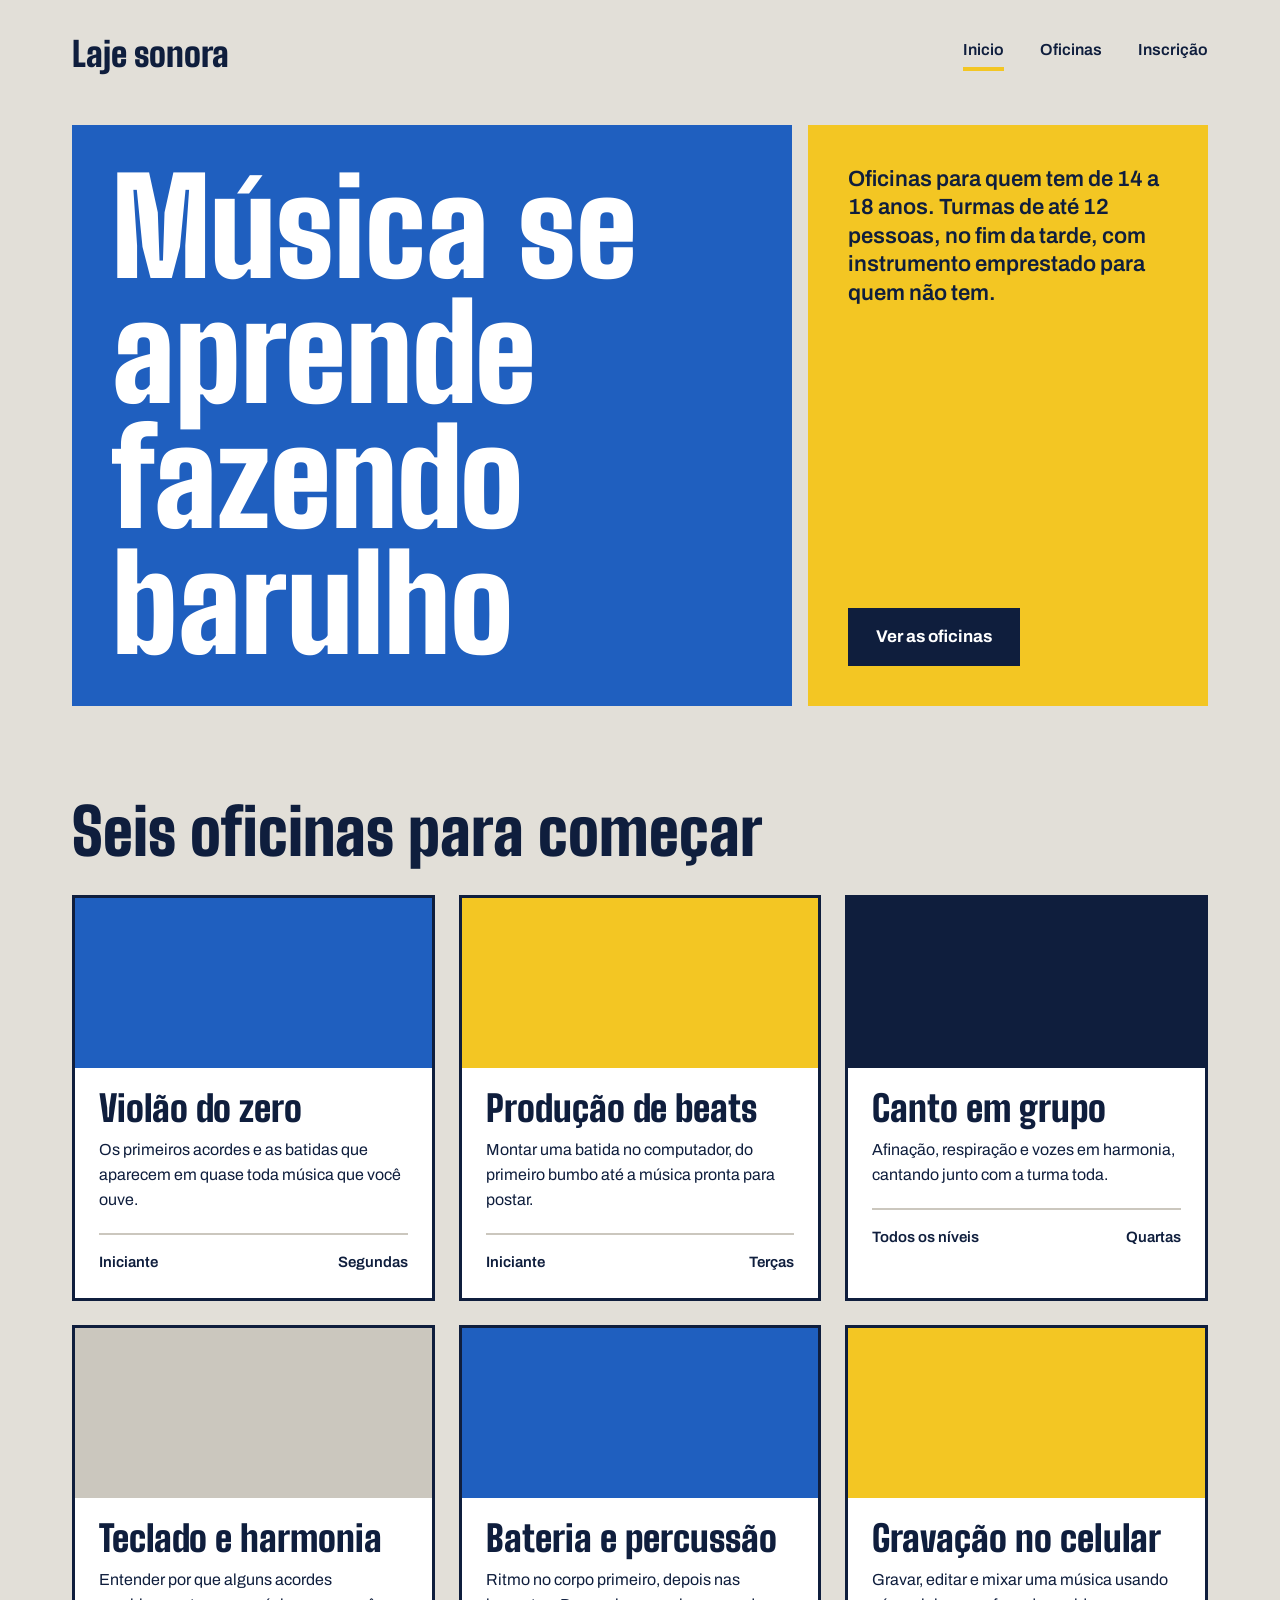
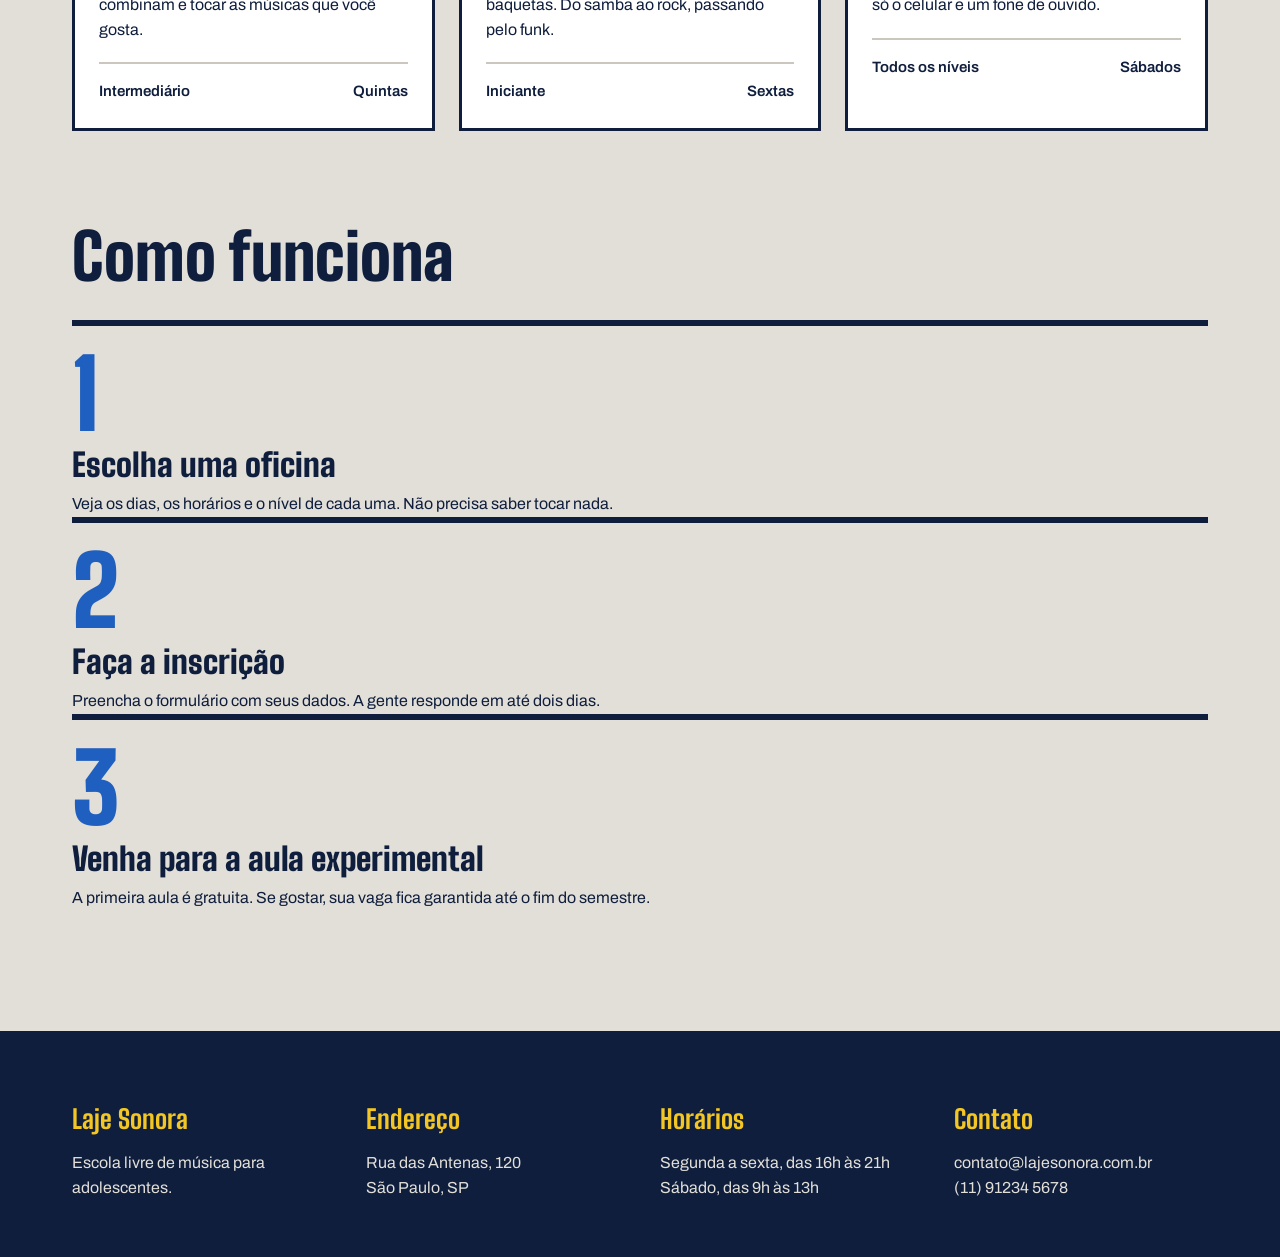
<file: index.html>
<!DOCTYPE html>
<html lang="pt-BR">
<head>
    <meta charset="UTF-8">
    <meta name="viewport" content="width=device-width, initial-scale=1.0">
    <title>Laje Sonora | Inicio</title>
    <link rel="preconnect" href="https://fonts.googleapis.com">
    <link rel="preconnect" href="https://fonts.gstatic.com" crossorigin>
    <link href="https://fonts.googleapis.com/css2?family=Archivo:ital,wght@0,100..900;1,100..900&family=Big+Shoulders:opsz,wght@10..72,100..900&display=swap" rel="stylesheet">
    <link rel="stylesheet" href="index.css">
   

</head>
<body>
    <header class="conteudo topo">
<a href="index.html" class="logo">Laje sonora</a>
<nav class="menu">
    <a href="index.html" class="atual">Inicio</a>
    <a href="oficinas.html">Oficinas</a>
    <a href="inscricao.html">Inscrição</a>
</nav>
    </header>
    <main>  
        <section class="conteudo cartazes">
           
            <div class="cartaz cartaz-principal">
                <h1>Música se aprende fazendo barulho</h1>
            </div>
            <div class="cartaz cartaz-lateral">
             <p>Oficinas para quem tem de 14 a 18 anos. Turmas de até 12 pessoas, no fim da tarde, com instrumento emprestado para quem não tem.</p>
         <a href="oficinas.html" class="botao">Ver as oficinas</a>
            </div>


        </section>
        <section class="conteudo secao">

            <h2 class="titulo-secao">Seis oficinas para começar</h2>
            <div class="cards">
                <article class="card">
                    <div class="foto foto-azul"></div>
                    <div class="card-texto">
                        <h3>Violão do zero</h3>
                        <p>Os primeiros acordes e as batidas que aparecem em quase toda música que você ouve.</p>
                        <div class="card-info">
                            <span>Iniciante</span>
                            <span>Segundas</span>
                        </div>
                    </div>
                </article>
                <article class="card">
                    <div class="foto foto-amarela"></div>
                    <div class="card-texto">
                        <h3>Produção de beats</h3>
                        <p>Montar uma batida no computador, do primeiro bumbo até a música pronta para postar.</p>
                        <div class="card-info">
                            <span>Iniciante</span>
                            <span>Terças</span>
                        </div>
                    </div>
                </article>
                <article class="card">
                    <div class="foto foto-tinta"></div>
                    <div class="card-texto">
                        <h3>Canto em grupo</h3>
                        <p>Afinação, respiração e vozes em harmonia, cantando junto com a turma toda.</p>
                        <div class="card-info">
                            <span>Todos os níveis</span>
                            <span>Quartas</span>
                        </div>
                    </div>
                </article>
                <article class="card">
                    <div class="foto foto"></div>
                    <div class="card-texto">
                        <h3>Teclado e harmonia</h3>
                        <p>Entender por que alguns acordes combinam e tocar as músicas que você gosta.</p>
                        <div class="card-info">
                            <span>Intermediário</span>
                            <span>Quintas</span>
                        </div>
                    </div>
                </article>
                <article class="card">
                    <div class="foto foto-azul"></div>
                    <div class="card-texto">
                        <h3>Bateria e percussão</h3>
                        <p>Ritmo no corpo primeiro, depois nas baquetas. Do samba ao rock, passando pelo funk.</p>
                        <div class="card-info">
                            <span>Iniciante</span>
                            <span>Sextas</span>
                        </div>
                    </div>
                </article>
                <article class="card">
                    <div class="foto foto-amarela"></div>
                    <div class="card-texto">
                        <h3>Gravação no celular</h3>
                        <p>Gravar, editar e mixar uma música usando só o celular e um fone de ouvido.</p>
                        <div class="card-info">
                            <span>Todos os níveis</span>
                            <span>Sábados</span>
                        </div>
                    </div>
                </article>
            </div>
    
        </section>
        <section class="conteudo secao">

            <h2 class="titulo-secao">Como funciona</h2>
            <div class="passos">
                <div class="passo">
                    <p class="passo-numero">1</p>
                    <h3>Escolha uma oficina</h3>
                    <p>Veja os dias, os horários e o nível de cada uma. Não precisa saber tocar nada.</p>
                </div>
                <div class="passo">
                    <p class="passo-numero">2</p>
                    <h3>Faça a inscrição</h3>
                    <p>Preencha o formulário com seus dados. A gente responde em até dois dias.</p>
                </div>
                <div class="passo">
                    <p class="passo-numero">3</p>
                    <h3>Venha para a aula experimental</h3>
                    <p>A primeira aula é gratuita. Se gostar, sua vaga fica garantida até o fim do semestre.</p>
                </div>
            </div>
        </section>
    </main>
    <footer class="rodape">
        <div class="conteudo rodape-colunas">
            <div class="rodape-coluna">
                <h4>Laje Sonora</h4>
                <p>Escola livre de música para <br>adolescentes. </p>
        </div>
        <div class="rodape-coluna">
            <h4>Endereço</h4>
            <p>Rua das Antenas, 120 <br>São Paulo, SP </p>
    </div>
    <div class="rodape-coluna">
        <h4>Horários</h4>
        <p>Segunda a sexta, das 16h às 21h <br>Sábado, das 9h às 13h </p>
</div>
<div class="rodape-coluna">
    <h4>Contato</h4>
    <p>contato@lajesonora.com.br <br>(11) 91234 5678 </p>
</div>
        </div>
    </footer>
</body>
</html>
</file>
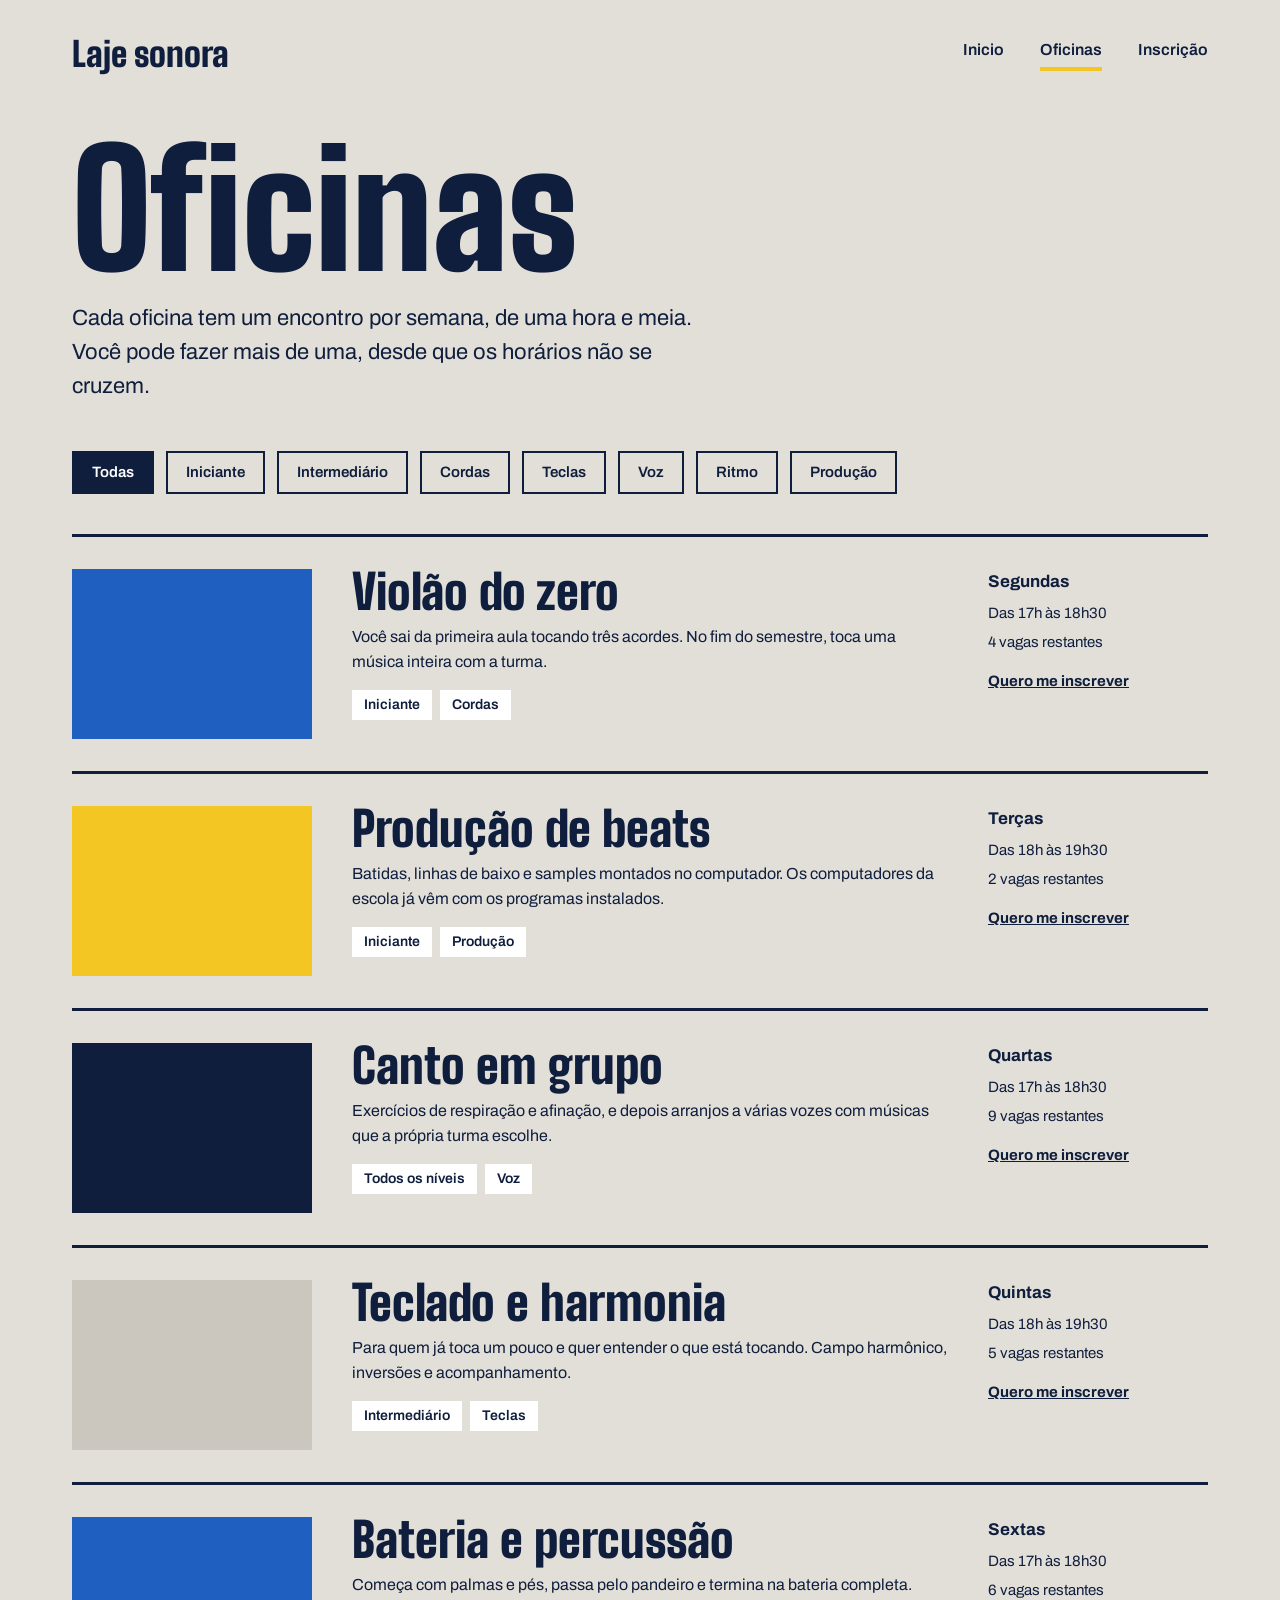
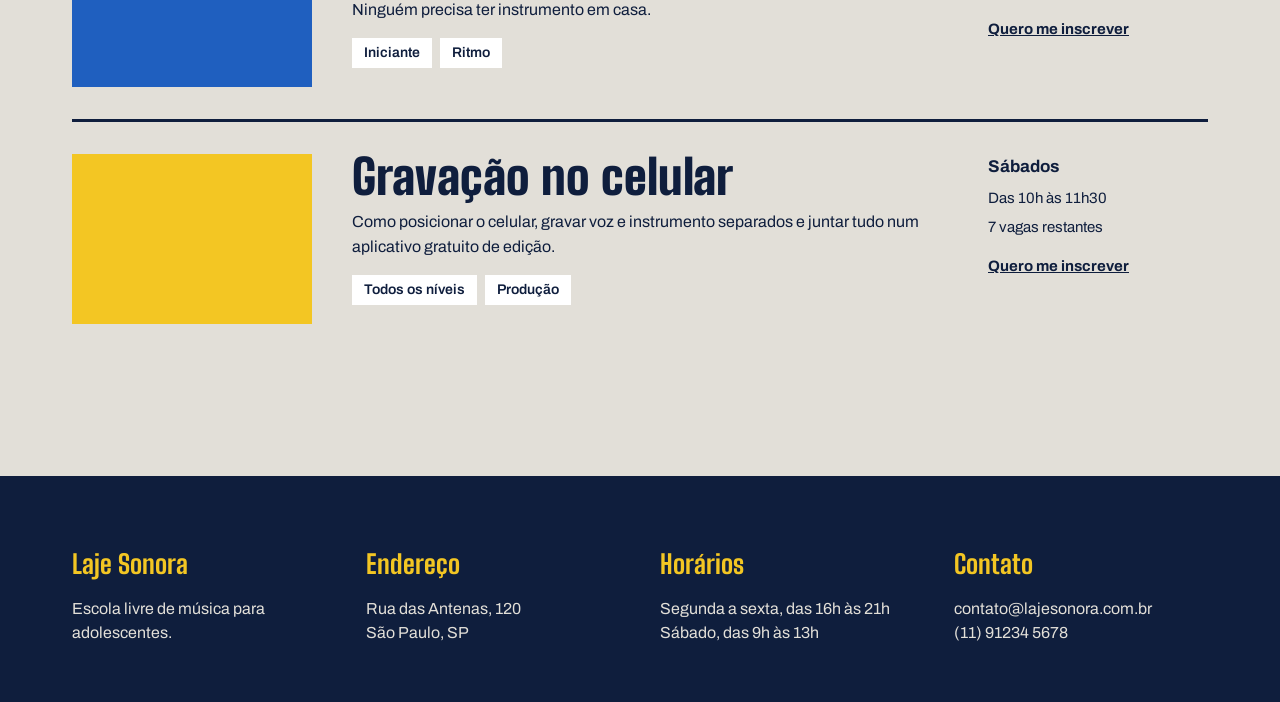
<file: oficinas.html>
<!DOCTYPE html>
<html lang="pt-BR">

<head>
    <meta charset="UTF-8">
    <meta name="viewport" content="width=device-width, initial-scale=1.0">
    <title>Laje Sonora | Oficinas</title>
    <link rel="preconnect" href="https://fonts.googleapis.com">
    <link rel="preconnect" href="https://fonts.gstatic.com" crossorigin>
    <link
        href="https://fonts.googleapis.com/css2?family=Archivo:ital,wght@0,100..900;1,100..900&family=Big+Shoulders:opsz,wght@10..72,100..900&display=swap"
        rel="stylesheet">
    <link rel="stylesheet" href="oficinas.css">


</head>

<body>
    <header class="conteudo topo">
        <a href="index.html" class="logo">Laje sonora</a>
        <nav class="menu">
            <a href="index.html">Inicio</a>
            <a href="oficinas.html" class="atual">Oficinas</a>
            <a href="inscricao.html">Inscrição</a>
        </nav>
    </header>
    <main class="conteudo">
        <h1 class="titulo-pagina">Oficinas</h1>
        <p class="subtitulo-pagina">Cada oficina tem um encontro por semana, de uma hora e meia. Você pode fazer mais de
            uma, desde que os horários não se cruzem.</p>
        <div class="filtros">
            <span class="filtro  ativo">Todas</span>
            <span class="filtro">Iniciante</span>
            <span class="filtro">Intermediário</span>
            <span class="filtro">Cordas</span>
            <span class="filtro">Teclas</span>
            <span class="filtro">Voz</span>
            <span class="filtro">Ritmo</span>
            <span class="filtro">Produção</span>
        </div>
        <div class="lista">

            <article class="oficina">
                <div class="foto foto-azul"></div>
                <div class="oficina-texto">
                    <h2>Violão do zero</h2>
                    <p>Você sai da primeira aula tocando três acordes. No fim do semestre, toca uma música inteira com a
                        turma.</p>
                    <div class="etiquetas">
                        <span class="etiqueta">Iniciante</span>
                        <span class="etiqueta">Cordas</span>
                    </div>
                </div>

                <div class="oficina-detalhes">
                    <strong>Segundas</strong>
                    <span>Das 17h às 18h30</span>
                    <span>4 vagas restantes</span>
                    <a href="inscricao.html">Quero me inscrever</a>
                </div>

            </article>
            <article class="oficina">
                <div class="foto foto-amarela"></div>
                <div class="oficina-texto">
                    <h2>Produção de beats</h2>
                    <p>Batidas, linhas de baixo e samples montados no computador. Os computadores da escola já vêm com
                        os programas instalados.</p>
                    <div class="etiquetas">
                        <span class="etiqueta">Iniciante</span>
                        <span class="etiqueta">Produção</span>
                    </div>
                </div>
                <div class="oficina-detalhes">
                    <strong>Terças</strong>
                    <span>Das 18h às 19h30</span>
                    <span>2 vagas restantes</span>
                    <a href="inscricao.html">Quero me inscrever</a>
                </div>

            </article>
            <article class="oficina">
                <div class="foto foto-tinta"></div>
                <div class="oficina-texto">
                    <h2>Canto em grupo</h2>
                    <p>Exercícios de respiração e afinação, e depois arranjos a várias vozes com músicas que a própria
                        turma escolhe.</p>
                    <div class="etiquetas">
                        <span class="etiqueta">Todos os níveis</span>
                        <span class="etiqueta">Voz</span>
                    </div>
                </div>
                <div class="oficina-detalhes">
                    <strong>Quartas</strong>
                    <span>Das 17h às 18h30</span>
                    <span>9 vagas restantes</span>
                    <a href="inscricao.html">Quero me inscrever</a>
                </div>

            </article>
            <article class="oficina">
                <div class="foto foto"></div>
                <div class="oficina-texto">
                    <h2>Teclado e harmonia</h2>
                    <p>Para quem já toca um pouco e quer entender o que está tocando. Campo harmônico, inversões e
                        acompanhamento.</p>
                    <div class="etiquetas">
                        <span class="etiqueta">Intermediário</span>
                        <span class="etiqueta">Teclas</span>
                    </div>
                </div>
                <div class="oficina-detalhes">
                    <strong>Quintas</strong>
                    <span>Das 18h às 19h30</span>
                    <span>5 vagas restantes</span>
                    <a href="inscricao.html">Quero me inscrever</a>
                </div>

            </article>
            <article class="oficina">
                <div class="foto foto-azul"></div>
                <div class="oficina-texto">
                    <h2>Bateria e percussão</h2>
                    <p>Começa com palmas e pés, passa pelo pandeiro e termina na bateria completa. Ninguém precisa ter
                        instrumento em casa.</p>
                    <div class="etiquetas">
                        <span class="etiqueta">Iniciante</span>
                        <span class="etiqueta">Ritmo</span>
                    </div>
                </div>
                <div class="oficina-detalhes">
                    <strong>Sextas</strong>
                    <span>Das 17h às 18h30</span>
                    <span>6 vagas restantes</span>
                    <a href="inscricao.html">Quero me inscrever</a>
                </div>

            </article>
            <article class="oficina">
                <div class="foto foto-amarela"></div>
                <div class="oficina-texto">
                    <h2>Gravação no celular</h2>
                    <p>Como posicionar o celular, gravar voz e instrumento separados e juntar tudo num aplicativo
                        gratuito de edição.</p>
                    <div class="etiquetas">
                        <span class="etiqueta">Todos os níveis</span>
                        <span class="etiqueta">Produção</span>
                    </div>
                </div>
                <div class="oficina-detalhes">
                    <strong>Sábados</strong>
                    <span>Das 10h às 11h30</span>
                    <span>7 vagas restantes</span>
                    <a href="inscricao.html">Quero me inscrever</a>
                </div>

            </article>
        </div>
    </main>
    <footer class="rodape">
        <div class="conteudo rodape-colunas">
            <div class="rodape-coluna">
                <h4>Laje Sonora</h4>
                <p>Escola livre de música para <br>adolescentes. </p>
            </div>
            <div class="rodape-coluna">
                <h4>Endereço</h4>
                <p>Rua das Antenas, 120 <br>São Paulo, SP </p>
            </div>
            <div class="rodape-coluna">
                <h4>Horários</h4>
                <p>Segunda a sexta, das 16h às 21h <br>Sábado, das 9h às 13h </p>
            </div>
            <div class="rodape-coluna">
                <h4>Contato</h4>
                <p>contato@lajesonora.com.br <br>(11) 91234 5678 </p>
            </div>
        </div>
    </footer>
</body>

</html>
</file>
<file: index.css>
*{
    margin: 0;
    padding: 0;
box-sizing: border-box;

}
:root{
    --concreto: #E2DFD8 ;
    --concreto-escuro: #CBC7BE;
    --tinta:  #0F1E3D;
    --caixa-dagua: #1F5FBF;
    --fita: #F3C623;
    --branco: #FFFFFF;
    --fonte-cartaz :"Big Shoulders", "Arial Narrow", sans-serif;
    --fonte-texto:"Archivo", Arial, sans-serif;
}
body{
    background-color: var(--concreto);
color: var(--tinta);
font-family: var(--fonte-texto);

    font-size:17;
    line-height:1.55;
}
a{
    color:inherit
}
h1,h2,h3{
    font-family: var(--fonte-cartaz);
    font-weight: 900;
    line-height: 0.95;
}
.conteudo{
     max-width: 1200px;
    margin-inline: auto;
    padding-inline: 32px;
}
.topo{
    padding-block: 28px;
     display: flex;
      justify-content: space-between;
       align-items: center; 
    }
    .logo{
        font-family: var(--fonte-cartaz);
    font-size: 34px;
font-weight: 900;
text-decoration: none;}
.menu{
    display: flex;
 gap: 36px;
 a{font-weight: 600;
    text-decoration:none ;
padding-bottom: 4px;
border-bottom: 4px solid transparent;
}
}
.menu a:hover{
    border-bottom-color:var(--tinta);
}
.menu a.atual{
    border-bottom-color:var(--fita);
}
.cartazes{
    margin-top: 16px;
    display: flex;
    gap: 16px;


}
.cartaz{
    padding: 40px;
}
.cartaz-principal{
    background-color: var(--caixa-dagua);
    color: var(--branco);
    flex: 2;
}
.cartaz-principal h1{
    font-size: 132px;
    max-width: 9ch;
}
.cartaz-lateral{
    background-color: var(--fita);
    flex: 1;
    display: flex;
    flex-direction: column;
    justify-content: space-between;
    gap:  32px;
    
}
.cartaz-lateral p{
    font-size: 22px;
    font-weight: 600;
    line-height: 1.3;
}
.botao{
    background-color: var(--tinta);
    color: var(--branco);
    font-weight: 700;
    text-decoration: none;
    padding-block: 16px;
    padding-inline: 28px;
    border: none;
    font-family: var(--fonte-texto);
    font-size: 17px;
    cursor: pointer;
}
.botao:hover{
    background-color: var(--caixa-dagua);
}
.cartaz-lateral{
    align-items: flex-start;
}
.secao{
    margin-top: 96px;
    
}
.titulo-secao{
    font-size: 64px;
    margin-bottom: 32px;

}
.cards{
    display: flex;
    flex-wrap: wrap;
    gap: 24px;
}
    .card{
        background-color: var(--branco);
        border: 3px solid var(--tinta);
        flex: 1 1 340px;
        
    }
.card .foto{
    height: 170px;

           
          
}
.foto{
    background-color: var(--concreto-escuro);
}
.foto-azul{
    background-color: var(--caixa-dagua);
}
.foto-amarela{
    background-color: var(--fita);
}
.foto-tinta{
    background-color: var(--tinta);
}
.card-texto{
    padding: 24px;
}
.card h3{
    font-size: 36px;
    margin-bottom: 12px;
}
.card-info{
    margin-top: 20px;
    padding-top: 16px;
    border-top:2px solid var(--concreto-escuro);
    font-weight: 600;
    font-size: 15px;
    display: flex;
    justify-content: space-between;
}
.passos{
    gap: 24px;
}
.passo{
    border-top: 6px solid var(--tinta);
    padding-top: 20px;
    flex: 1;
   
}
.passo-numero{
    font-family: var(--fonte-cartaz);
    font-size: 96px;
    font-weight: 900;
    line-height: 1;
    color: var(--caixa-dagua);
}
       .passo h3{
        font-size: 32px;
        margin-block: 8px 12px;
       } 
       .rodape{
        margin-top: 120px;
        background: var(--tinta);
        color: var(--concreto);
        padding-block: 56px;
       }
       .rodape-colunas
       {
        display: flex;
        gap:  40px;
       }
       .rodape-coluna{
       flex: 1;
       }
       .rodape h4{
        font-family: var(--fonte-cartaz);
        font-size: 26px;
        color: var(--fita);
        margin-block: 12px;
       }
</file>
<file: oficinas.css>
* {
    margin: 0;
    padding: 0;
    box-sizing: border-box;

}

:root {
    --concreto: #E2DFD8;
    --concreto-escuro: #CBC7BE;
    --tinta: #0F1E3D;
    --caixa-dagua: #1F5FBF;
    --fita: #F3C623;
    --branco: #FFFFFF;
    --fonte-cartaz: "Big Shoulders", "Arial Narrow", sans-serif;
    --fonte-texto: "Archivo", Arial, sans-serif;

}

body {
    background-color: var(--concreto);
    color: var(--tinta);
    font-family: var(--fonte-texto);

    font-size: 17;
    line-height: 1.55;

}

a {

    color: inherit
}

h1,
h2,
h3 {

    font-family: var(--fonte-cartaz);
    font-weight: 900;
    line-height: 0.95;
}

.conteudo {

    max-width: 1200px;
    margin-inline: auto;
    padding-inline: 32px;
}

.topo {
    padding-block: 28px;
    display: flex;
    justify-content: space-between;
    align-items: center;
}

.logo {
    font-family: var(--fonte-cartaz);
    font-size: 34px;
    font-weight: 900;
    text-decoration: none;
}

.menu {
    display: flex;
    gap: 36px;

    a {
        font-weight: 600;
        text-decoration: none;
        padding-bottom: 4px;
        border-bottom: 4px solid transparent;
    }
}

.menu a:hover {
    border-bottom-color: var(--tinta);
}

.menu a.atual {
    border-bottom-color: var(--fita);
}

.rodape {
    margin-top: 120px;
    background: var(--tinta);
    color: var(--concreto);
    padding-block: 56px;
}

.rodape-colunas {
    display: flex;
    gap: 40px;
}

.rodape-coluna {
    flex: 1;
}

.rodape h4 {
    font-family: var(--fonte-cartaz);
    font-size: 26px;
    color: var(--fita);
    margin-block: 12px;
}

.foto {
    background-color: var(--concreto-escuro);
}

.foto-azul {
    background-color: var(--caixa-dagua);
}

.foto-amarela {
    background-color: var(--fita);
}

.foto-tinta {
    background-color: var(--tinta);
}

.titulo-pagina {
    font-size: 160px;
    margin-top: 24px;
}

.subtitulo-pagina {
    font-size: 22px;
    max-width: 640px;
    margin-top: 16px;
}

.filtros {
    display: flex;
    margin-top: 48px;

    flex-wrap: wrap;
    gap: 12px;
}

.filtro {
    border: solid 2px var(--tinta);
    padding-block: 8px;
    padding-inline: 18px;
    font-weight: 600;
    font-size: 15px;
}

.filtro.ativo {
    background: var(--tinta);
    color: var(--branco);
}

.lista {
    margin-top: 40px;
}

.oficina {
    padding-block: 32px;
    border-top: 3px solid var(--tinta);
    display: flex;
    justify-content: center;
    gap: 40px;
}

.oficina .foto {
    width: 240px;
    height: 170px;
    flex-shrink: 0;
}

.oficina-texto {
    flex: 1;

}

.oficina h2 {
    font-size: 48px;
    margin-bottom: 10px;
}

.etiquetas {
    margin-top: 16px;
    display: flex;
    gap: 8px;

}

.etiqueta {
    background: var(--branco);
    padding-block: 4px;
    padding-inline: 12px;
    font-size: 14px;
    font-weight: 600;


}

.oficina-detalhes {
    width: 220px;
    font-size: 15px;
    display: flex;
    flex-direction: column;
    gap: 6px;
}

.oficina-detalhes strong {
    font-size: 17px;

}

.oficina-detalhes a {
    margin-top: 10px;
    font-weight: 700;
}
</file>
